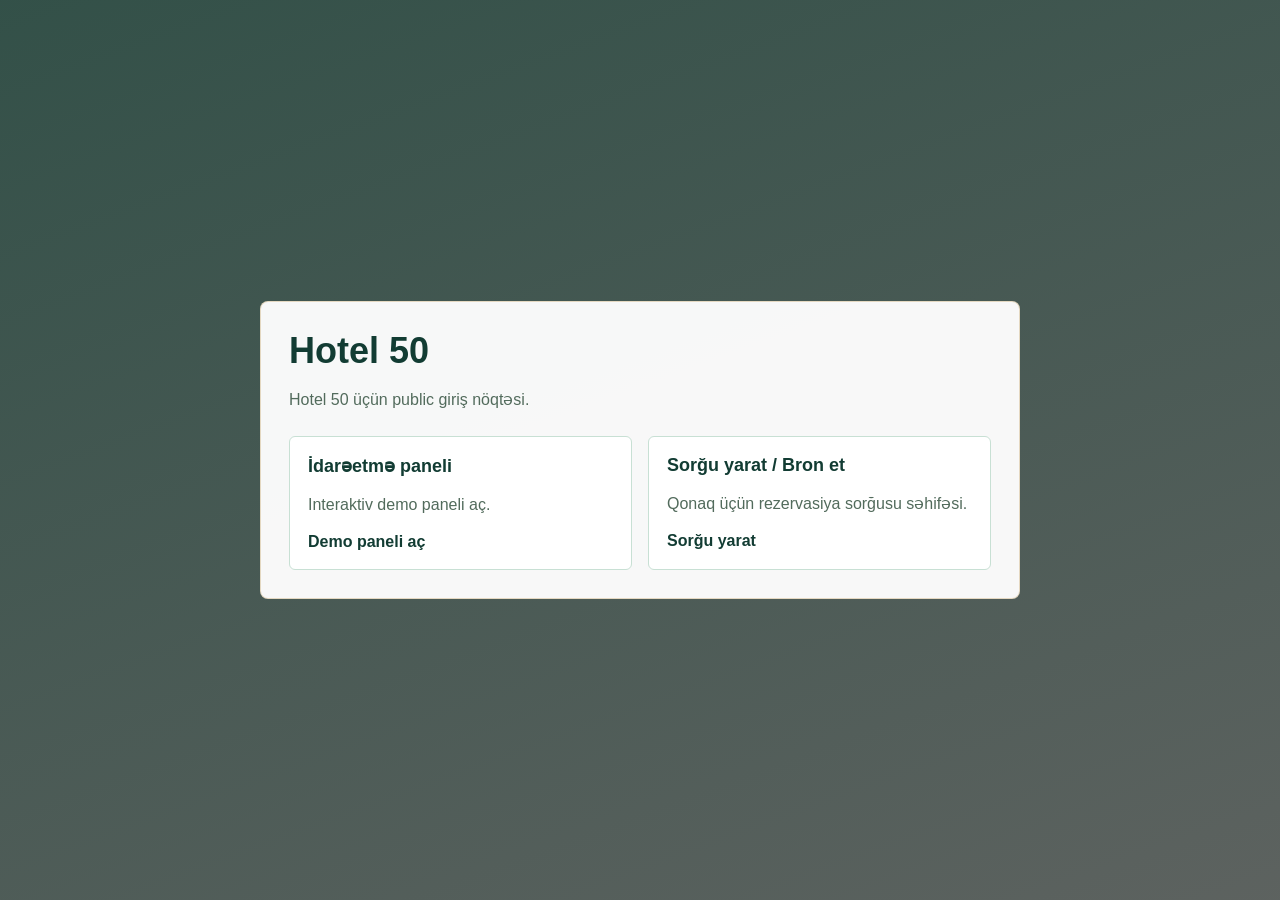
<file: pages/index.html>
<!doctype html>
<html lang="az">
  <head>
    <meta charset="utf-8">
    <meta name="viewport" content="width=device-width, initial-scale=1">
    <title>Hotel 50</title>
    <style>
      :root {
        --bg: #edf5f0;
        --panel: #ffffff;
        --line: #c8e0d4;
        --brand: #123c33;
        --accent: #be9856;
        --muted: #526b5c;
      }
      * { box-sizing: border-box; }
      body {
        min-height: 100vh;
        margin: 0;
        display: grid;
        place-items: center;
        padding: 24px;
        background:
          linear-gradient(160deg, rgba(6,42,32,.82), rgba(16,24,20,.68)),
          url("https://upload.wikimedia.org/wikipedia/commons/thumb/9/99/Shusha_general_view.jpg/1280px-Shusha_general_view.jpg");
        background-position: center;
        background-size: cover;
        color: #141f18;
        font-family: Arial, Helvetica, sans-serif;
      }
      main {
        width: min(760px, 100%);
        padding: 28px;
        border: 1px solid rgba(190,152,86,.34);
        border-radius: 8px;
        background: rgba(255,255,255,.96);
      }
      h1 { margin: 0 0 10px; font-size: 36px; color: var(--brand); }
      p { color: var(--muted); line-height: 1.5; }
      .grid {
        display: grid;
        grid-template-columns: repeat(2, minmax(0, 1fr));
        gap: 16px;
        margin-top: 24px;
      }
      .card {
        padding: 18px;
        border: 1px solid var(--line);
        border-radius: 6px;
        background: var(--panel);
      }
      .card strong {
        display: block;
        margin-bottom: 8px;
        color: var(--brand);
        font-size: 18px;
      }
      a {
        color: var(--brand);
        font-weight: 700;
        text-decoration: none;
      }
      .endpoint {
        display: inline-block;
        margin-top: 8px;
        padding: 8px 10px;
        border: 1px solid var(--line);
        border-radius: 6px;
        background: #f6fbf8;
        color: var(--brand);
        font-family: monospace;
        font-size: 13px;
      }
      @media (max-width: 700px) {
        .grid { grid-template-columns: 1fr; }
      }
    </style>
  </head>
  <body>
    <main>
      <h1>Hotel 50</h1>
      <p>Hotel 50 üçün public giriş nöqtəsi.</p>
      <div class="grid">
        <section class="card">
          <strong>İdarəetmə paneli</strong>
          <p>Interaktiv demo paneli aç.</p>
          <a href="/Hotel50/panel.html">Demo paneli aç</a>
        </section>
        <section class="card">
          <strong>Sorğu yarat / Bron et</strong>
          <p>Qonaq üçün rezervasiya sorğusu səhifəsi.</p>
          <a href="/Hotel50/request.html">Sorğu yarat</a>
        </section>
      </div>
    </main>
  </body>
</html>
</file>
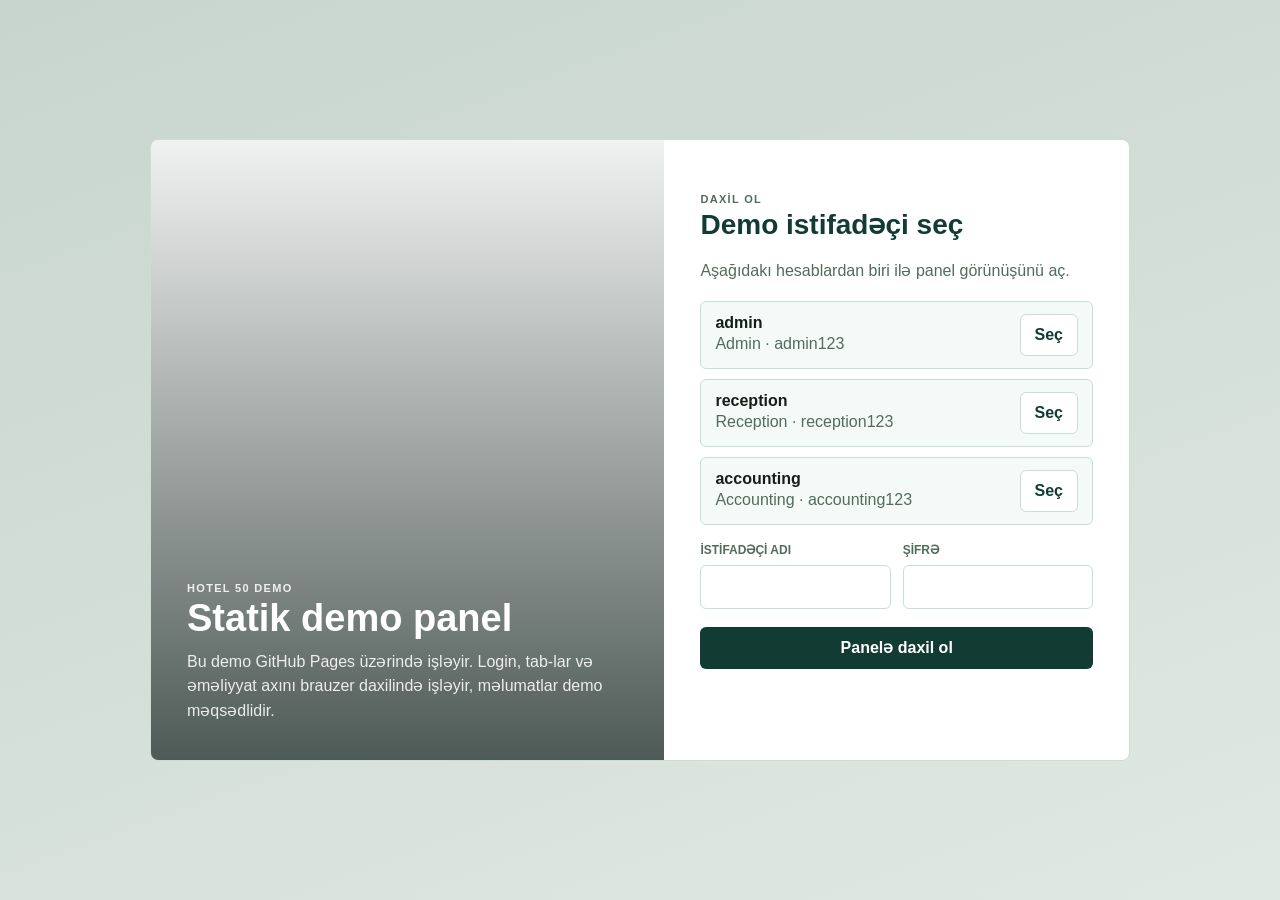
<file: pages/panel.html>
<!doctype html>
<html lang="az">
  <head>
    <meta charset="utf-8">
    <meta name="viewport" content="width=device-width, initial-scale=1">
    <title>Hotel 50 Panel Demo</title>
    <style>
      :root {
        --bg: #edf5f0;
        --panel: #ffffff;
        --panel-2: #f4faf7;
        --line: #c8e0d4;
        --brand: #123c33;
        --accent: #be9856;
        --muted: #526b5c;
        --ink: #141f18;
        --ok: #3e6b4c;
        --ok-bg: #e7f0e6;
        --warn: #9a6b2f;
        --warn-bg: #f6ebd6;
        --bad: #8f4343;
        --bad-bg: #f4dddd;
      }
      * { box-sizing: border-box; }
      body {
        margin: 0;
        min-height: 100vh;
        background:
          linear-gradient(160deg, rgba(6,42,32,.16), rgba(16,24,20,.06)),
          var(--bg);
        color: var(--ink);
        font-family: Arial, Helvetica, sans-serif;
      }
      .app-shell {
        max-width: 1320px;
        margin: 0 auto;
        padding: 24px;
      }
      .hidden { display: none !important; }
      .login-wrap {
        min-height: 100vh;
        display: grid;
        place-items: center;
        padding: 24px;
      }
      .login-card,
      .panel,
      .section,
      .stat,
      .hero {
        border: 1px solid var(--line);
        border-radius: 8px;
        background: var(--panel);
      }
      .login-card {
        width: min(980px, 100%);
        overflow: hidden;
        display: grid;
        grid-template-columns: 1.05fr .95fr;
      }
      .login-visual {
        min-height: 620px;
        padding: 36px;
        display: flex;
        flex-direction: column;
        justify-content: flex-end;
        background:
          linear-gradient(180deg, rgba(10,27,22,.06), rgba(10,27,22,.72)),
          url("https://upload.wikimedia.org/wikipedia/commons/thumb/9/99/Shusha_general_view.jpg/1280px-Shusha_general_view.jpg") center/cover;
        color: #fff;
      }
      .login-visual h1 {
        margin: 0 0 10px;
        font-size: 38px;
      }
      .login-visual p {
        max-width: 440px;
        margin: 0;
        line-height: 1.55;
        color: rgba(255,255,255,.88);
      }
      .login-form {
        padding: 36px;
        display: grid;
        gap: 18px;
        align-content: center;
      }
      .eyebrow {
        margin: 0;
        color: var(--accent);
        font-size: 11px;
        font-weight: 700;
        letter-spacing: .12em;
        text-transform: uppercase;
      }
      .login-form h2 {
        margin: 0;
        color: var(--brand);
        font-size: 28px;
      }
      .login-form p,
      .muted {
        margin: 0;
        color: var(--muted);
        line-height: 1.5;
      }
      .grid-2 {
        display: grid;
        grid-template-columns: repeat(2, minmax(0, 1fr));
        gap: 12px;
      }
      label {
        display: grid;
        gap: 8px;
        font-size: 12px;
        font-weight: 700;
        color: var(--muted);
        text-transform: uppercase;
      }
      input,
      select,
      textarea,
      button {
        font: inherit;
      }
      input,
      select,
      textarea {
        width: 100%;
        min-height: 44px;
        padding: 0 12px;
        border: 1px solid var(--line);
        border-radius: 6px;
        background: #fff;
        color: var(--ink);
      }
      textarea {
        min-height: 110px;
        padding: 12px;
        resize: vertical;
      }
      input:focus,
      select:focus,
      textarea:focus {
        outline: 0;
        border-color: var(--accent);
        box-shadow: 0 0 0 3px rgba(190,152,86,.12);
      }
      .demo-users {
        display: grid;
        gap: 10px;
      }
      .demo-user {
        display: flex;
        justify-content: space-between;
        gap: 12px;
        padding: 12px 14px;
        border: 1px solid var(--line);
        border-radius: 6px;
        background: var(--panel-2);
      }
      .demo-user button,
      .primary,
      .secondary,
      .tab-btn {
        min-height: 42px;
        padding: 0 14px;
        border-radius: 6px;
        border: 1px solid transparent;
        cursor: pointer;
      }
      .primary {
        background: var(--brand);
        color: #fff;
        font-weight: 700;
      }
      .secondary {
        background: var(--panel-2);
        color: var(--brand);
        border-color: var(--line);
        font-weight: 700;
      }
      .demo-user button,
      .tab-btn {
        background: #fff;
        color: var(--brand);
        border-color: var(--line);
        font-weight: 700;
      }
      .status-line {
        min-height: 22px;
        font-size: 14px;
        color: var(--bad);
        font-weight: 700;
      }
      .topbar {
        display: flex;
        align-items: flex-start;
        justify-content: space-between;
        gap: 16px;
        padding: 20px 22px;
      }
      .topbar h1 {
        margin: 0;
        color: var(--brand);
        font-size: 32px;
      }
      .topbar p {
        margin: 6px 0 0;
        color: var(--muted);
      }
      .top-actions {
        display: flex;
        align-items: center;
        gap: 10px;
        flex-wrap: wrap;
      }
      .pill {
        display: inline-flex;
        align-items: center;
        min-height: 38px;
        padding: 0 14px;
        border: 1px solid var(--line);
        border-radius: 999px;
        background: var(--panel-2);
        color: var(--muted);
        font-size: 13px;
      }
      .hero {
        margin-top: 20px;
        padding: 18px 20px;
        background:
          linear-gradient(135deg, rgba(18,60,51,.98), rgba(24,86,67,.92)),
          var(--brand);
        color: #fff;
      }
      .hero-grid {
        display: grid;
        grid-template-columns: 1.2fr .8fr;
        gap: 16px;
        align-items: end;
      }
      .hero h2 {
        margin: 0 0 8px;
        font-size: 28px;
      }
      .hero p {
        margin: 0;
        line-height: 1.55;
        color: rgba(255,255,255,.88);
      }
      .hero-actions {
        display: flex;
        justify-content: flex-end;
        gap: 10px;
        flex-wrap: wrap;
      }
      .hero .secondary {
        background: rgba(255,255,255,.12);
        color: #fff;
        border-color: rgba(255,255,255,.22);
      }
      .hero .primary {
        background: #fff;
        color: var(--brand);
      }
      .tabs {
        display: flex;
        flex-wrap: wrap;
        gap: 10px;
        margin-top: 20px;
      }
      .tab-btn.active {
        background: var(--brand);
        color: #fff;
        border-color: var(--brand);
      }
      .stats {
        display: grid;
        grid-template-columns: repeat(4, minmax(0, 1fr));
        gap: 16px;
        margin-top: 20px;
      }
      .stat {
        padding: 18px 20px;
      }
      .stat strong {
        display: block;
        margin-bottom: 8px;
        color: var(--brand);
        font-size: 28px;
      }
      .stat span {
        color: var(--muted);
        font-size: 12px;
        text-transform: uppercase;
      }
      .view-grid {
        display: grid;
        grid-template-columns: 1.28fr .92fr;
        gap: 20px;
        margin-top: 20px;
      }
      .section {
        overflow: hidden;
      }
      .section-head {
        display: flex;
        align-items: center;
        justify-content: space-between;
        gap: 12px;
        padding: 18px 20px;
        border-bottom: 1px solid var(--line);
      }
      .section-head h3 {
        margin: 0;
        color: var(--brand);
        font-size: 20px;
      }
      .section-head p {
        margin: 4px 0 0;
        color: var(--muted);
        font-size: 13px;
      }
      .section-body {
        padding: 18px 20px;
      }
      .side {
        display: grid;
        gap: 20px;
      }
      table {
        width: 100%;
        border-collapse: collapse;
      }
      th,
      td {
        padding: 14px 16px;
        border-bottom: 1px solid var(--line);
        text-align: left;
        font-size: 14px;
        vertical-align: top;
      }
      th {
        background: var(--panel-2);
        color: var(--muted);
        font-size: 11px;
        text-transform: uppercase;
      }
      tr:last-child td { border-bottom: 0; }
      .status {
        display: inline-block;
        padding: 5px 10px;
        border-radius: 999px;
        font-size: 11px;
        font-weight: 700;
      }
      .ok { color: var(--ok); background: var(--ok-bg); }
      .warn { color: var(--warn); background: var(--warn-bg); }
      .bad { color: var(--bad); background: var(--bad-bg); }
      .list {
        list-style: none;
        margin: 0;
        padding: 0;
      }
      .list li {
        display: flex;
        align-items: center;
        justify-content: space-between;
        gap: 12px;
        padding: 14px 16px;
        border-bottom: 1px solid var(--line);
      }
      .list li:last-child { border-bottom: 0; }
      .split {
        display: flex;
        align-items: center;
        justify-content: space-between;
        gap: 12px;
      }
      .kpis {
        display: grid;
        grid-template-columns: repeat(3, minmax(0, 1fr));
        gap: 14px;
      }
      .kpi {
        padding: 16px;
        border: 1px solid var(--line);
        border-radius: 6px;
        background: var(--panel-2);
      }
      .kpi strong {
        display: block;
        margin-bottom: 6px;
        font-size: 22px;
        color: var(--brand);
      }
      .timeline {
        display: grid;
        gap: 10px;
      }
      .timeline-item {
        padding: 14px 16px;
        border: 1px solid var(--line);
        border-radius: 6px;
        background: var(--panel-2);
      }
      .timeline-item strong {
        display: block;
        margin-bottom: 4px;
        color: var(--brand);
      }
      .note {
        margin-top: 20px;
        padding: 16px 18px;
        border: 1px solid var(--line);
        border-radius: 8px;
        background: var(--panel-2);
        color: var(--muted);
        line-height: 1.5;
      }
      @media (max-width: 1040px) {
        .login-card,
        .hero-grid,
        .view-grid { grid-template-columns: 1fr; }
        .stats { grid-template-columns: repeat(2, minmax(0, 1fr)); }
      }
      @media (max-width: 700px) {
        .app-shell,
        .login-wrap { padding: 16px; }
        .stats,
        .kpis,
        .grid-2 { grid-template-columns: 1fr; }
        .topbar {
          flex-direction: column;
          align-items: flex-start;
        }
      }
    </style>
  </head>
  <body>
    <section class="login-wrap" id="loginView">
      <div class="login-card">
        <div class="login-visual">
          <p class="eyebrow">Hotel 50 Demo</p>
          <h1>Statik demo panel</h1>
          <p>
            Bu demo GitHub Pages üzərində işləyir. Login, tab-lar və əməliyyat axını
            brauzer daxilində işləyir, məlumatlar demo məqsədlidir.
          </p>
        </div>
        <div class="login-form">
          <div>
            <p class="eyebrow">Daxil ol</p>
            <h2>Demo istifadəçi seç</h2>
          </div>
          <p class="muted">Aşağıdakı hesablardan biri ilə panel görünüşünü aç.</p>
          <div class="demo-users" id="demoUsers"></div>
          <div class="grid-2">
            <label>İstifadəçi adı<input id="username" autocomplete="off"></label>
            <label>Şifrə<input id="password" type="password"></label>
          </div>
          <button class="primary" id="loginBtn" type="button">Panelə daxil ol</button>
          <div class="status-line" id="loginStatus"></div>
        </div>
      </div>
    </section>

    <main class="app-shell hidden" id="appView">
      <section class="panel">
        <header class="topbar">
          <div>
            <h1>Hotel 50</h1>
            <p id="welcomeLine"></p>
          </div>
          <div class="top-actions">
            <span class="pill" id="rolePill"></span>
            <button class="secondary" id="switchUserBtn" type="button">İstifadəçini dəyiş</button>
          </div>
        </header>
      </section>

      <section class="hero">
        <div class="hero-grid">
          <div>
            <h2 id="heroTitle"></h2>
            <p id="heroText"></p>
          </div>
          <div class="hero-actions">
            <button class="secondary" type="button" id="quickRequestBtn">Sorğu yarat</button>
            <button class="primary" type="button" id="quickBookingBtn">Bron et</button>
          </div>
        </div>
      </section>

      <nav class="tabs" id="tabs"></nav>

      <section class="stats" id="stats"></section>

      <section class="view-grid">
        <section class="section">
          <div class="section-head">
            <div>
              <h3 id="mainTitle"></h3>
              <p id="mainSubtitle"></p>
            </div>
            <button class="secondary" type="button" id="mainAction"></button>
          </div>
          <div id="mainContent"></div>
        </section>

        <aside class="side" id="sideContent"></aside>
      </section>

      <div class="note">
        Bu demo səhifə yalnız GitHub Pages üçün hazırlanıb. Kliklər və keçidlər işləyir, amma data saxlanması və backend əməliyyatları burada yoxdur.
      </div>
    </main>

    <script>
      const users = [
        { username: "admin", password: "admin123", role: "Admin", name: "Admin istifadəçi" },
        { username: "reception", password: "reception123", role: "Reception", name: "Qəbul şöbəsi" },
        { username: "accounting", password: "accounting123", role: "Accounting", name: "Mühasibat" },
      ];

      const viewConfig = {
        Admin: {
          heroTitle: "Bütün panel səndədir",
          heroText: "Admin kimi bronlar, sorğular, maliyyə və əməliyyat görünüşləri bir yerdə açılır.",
          tabs: ["Dashboard", "Bronlar", "Sorğular", "Maliyyə"],
          stats: [
            ["36", "Aktiv qonaq"],
            ["14/50", "Boş yataq"],
            ["1,245 AZN", "Qalıq borc"],
            ["6", "Gözləyən sorğu"],
          ],
        },
        Reception: {
          heroTitle: "Qəbul axını aktivdir",
          heroText: "Reception görünüşündə qonaq yerləşdirmə, sorğular və otaq hərəkəti ön plandadır.",
          tabs: ["Dashboard", "Bronlar", "Sorğular", "Təmizlik"],
          stats: [
            ["7", "Bu gün giriş"],
            ["5", "Bu gün çıxış"],
            ["4", "Yeni sorğu"],
            ["3", "Hazır otaq"],
          ],
        },
        Accounting: {
          heroTitle: "Maliyyə görünüşü açıqdır",
          heroText: "Accounting görünüşündə borclar, ödəniş axını və xərclər diqqət mərkəzindədir.",
          tabs: ["Dashboard", "Maliyyə", "Borclar", "Qəbzlər"],
          stats: [
            ["4,860 AZN", "Ay gəliri"],
            ["1,920 AZN", "Ay xərci"],
            ["1,245 AZN", "Qalıq borc"],
            ["9", "Açıq qəbz"],
          ],
        }
      };

      const bookingRows = [
        ["Elvin Məmmədov", "203", "09 Jun 14:00 -> 14 Jun 12:00", "CheckedIn", "0.00 AZN"],
        ["Nigar Əliyeva", "105", "09 Jun 14:00 -> 11 Jun 12:00", "Reserved", "90.00 AZN"],
        ["Murad Quliyev", "301", "07 Jun 14:00 -> 10 Jun 12:00", "CheckedIn", "22.50 AZN"],
        ["Ləman Səfərova", "204", "10 Jun 14:00 -> 12 Jun 12:00", "Pending", "45.00 AZN"],
      ];

      const requestRows = [
        ["Aysel Həsənli", "12 Jun", "2 nəfər", "Yeni", "Reception"],
        ["Rauf Məmmədli", "13 Jun", "1 nəfər", "Təsdiq", "Admin"],
        ["Kamran Səlimov", "15 Jun", "3 nəfər", "Baxılır", "Reception"],
        ["Nərgiz Əkbərli", "17 Jun", "1 nəfər", "Yeni", "-"],
      ];

      const financeRows = [
        ["Otaq ödənişi", "1,680 AZN", "Daxil olub"],
        ["Gecikmə ödənişi", "82.50 AZN", "Gözlənilir"],
        ["Kommunal xərc", "540 AZN", "Ödənib"],
        ["Təmir xərci", "260 AZN", "Ödənib"],
      ];

      const debtRows = [
        ["Nigar Əliyeva", "105", "90.00 AZN", "1 gün"],
        ["Murad Quliyev", "301", "22.50 AZN", "Bu gün"],
        ["Ləman Səfərova", "204", "45.00 AZN", "2 gün"],
      ];

      const cleaningRows = [
        ["101", "Təmiz"],
        ["204", "Təmizlikdə"],
        ["305", "Çirkli"],
        ["402", "Hazır deyil"],
      ];

      const receiptRows = [
        ["QBZ-1041", "Elvin Məmmədov", "240 AZN", "Çap olunub"],
        ["QBZ-1042", "Nigar Əliyeva", "90 AZN", "Gözləyir"],
        ["QBZ-1043", "Murad Quliyev", "22.50 AZN", "Göndərilib"],
      ];

      const loginView = document.getElementById("loginView");
      const appView = document.getElementById("appView");
      const demoUsersEl = document.getElementById("demoUsers");
      const usernameEl = document.getElementById("username");
      const passwordEl = document.getElementById("password");
      const loginBtn = document.getElementById("loginBtn");
      const loginStatus = document.getElementById("loginStatus");
      const rolePill = document.getElementById("rolePill");
      const welcomeLine = document.getElementById("welcomeLine");
      const heroTitle = document.getElementById("heroTitle");
      const heroText = document.getElementById("heroText");
      const tabsEl = document.getElementById("tabs");
      const statsEl = document.getElementById("stats");
      const mainTitle = document.getElementById("mainTitle");
      const mainSubtitle = document.getElementById("mainSubtitle");
      const mainAction = document.getElementById("mainAction");
      const mainContent = document.getElementById("mainContent");
      const sideContent = document.getElementById("sideContent");
      const switchUserBtn = document.getElementById("switchUserBtn");
      const quickRequestBtn = document.getElementById("quickRequestBtn");
      const quickBookingBtn = document.getElementById("quickBookingBtn");

      let currentUser = null;
      let currentTab = "Dashboard";

      function badgeClass(value) {
        if (["CheckedIn", "Təsdiq", "Təmiz", "Çap olunub", "Ödənib", "Daxil olub", "Göndərilib"].includes(value)) return "ok";
        if (["Çirkli", "Hazır deyil", "Gözləyir"].includes(value)) return "bad";
        return "warn";
      }

      function tableMarkup(headers, rows, badgeColumns = []) {
        const head = headers.map((h) => `<th>${h}</th>`).join("");
        const body = rows.map((row) => `
          <tr>
            ${row.map((cell, index) => badgeColumns.includes(index)
              ? `<td><span class="status ${badgeClass(cell)}">${cell}</span></td>`
              : `<td>${cell}</td>`).join("")}
          </tr>
        `).join("");
        return `
          <table>
            <thead><tr>${head}</tr></thead>
            <tbody>${body}</tbody>
          </table>
        `;
      }

      function listSection(title, subtitle, items) {
        return `
          <section class="section">
            <div class="section-head">
              <div>
                <h3>${title}</h3>
                <p>${subtitle}</p>
              </div>
            </div>
            <ul class="list">
              ${items.map((item) => `
                <li>
                  <span>${item[0]}</span>
                  <span class="status ${badgeClass(item[1])}">${item[1]}</span>
                </li>
              `).join("")}
            </ul>
          </section>
        `;
      }

      function renderStats(role) {
        const config = viewConfig[role];
        statsEl.innerHTML = config.stats.map(([value, label]) => `
          <article class="stat">
            <strong>${value}</strong>
            <span>${label}</span>
          </article>
        `).join("");
      }

      function renderTabs(role) {
        const config = viewConfig[role];
        if (!config.tabs.includes(currentTab)) currentTab = config.tabs[0];
        tabsEl.innerHTML = config.tabs.map((tab) => `
          <button class="tab-btn ${tab === currentTab ? "active" : ""}" data-tab="${tab}" type="button">${tab}</button>
        `).join("");
        tabsEl.querySelectorAll("[data-tab]").forEach((button) => {
          button.addEventListener("click", () => {
            currentTab = button.dataset.tab;
            renderApp();
          });
        });
      }

      function renderDashboard(role) {
        mainTitle.textContent = "Ümumi görünüş";
        mainSubtitle.textContent = "Bugünkü doluluq, hərəkət və prioritetlər";
        mainAction.textContent = "Günə bax";
        mainContent.innerHTML = `
          <div class="section-body">
            <div class="kpis">
              <div class="kpi"><strong>72%</strong><span class="muted">Doluluq</span></div>
              <div class="kpi"><strong>4 otaq</strong><span class="muted">Təcili təmizlik</span></div>
              <div class="kpi"><strong>2 checkout</strong><span class="muted">12:00 gecikmə riski</span></div>
            </div>
            <div style="margin-top:18px;">
              ${tableMarkup(["Qonaq", "Otaq", "Tarix", "Status", "Borc"], bookingRows.slice(0, 3), [3])}
            </div>
          </div>
        `;
        sideContent.innerHTML = [
          listSection("Sorğular", "Son daxil olan istəklər", requestRows.map((row) => [`${row[0]} · ${row[1]}`, row[3]])),
          listSection("Təmizlik", "Əməliyyat statusu", cleaningRows),
        ].join("");
      }

      function renderBookings() {
        mainTitle.textContent = "Bronlar";
        mainSubtitle.textContent = "Aktiv və gözləyən bron siyahısı";
        mainAction.textContent = "Yeni bron";
        mainContent.innerHTML = `<div>${tableMarkup(["Qonaq", "Otaq", "Tarix", "Status", "Borc"], bookingRows, [3])}</div>`;
        sideContent.innerHTML = `
          <section class="section">
            <div class="section-head">
              <div>
                <h3>Qısa əməliyyat</h3>
                <p>Reception axını</p>
              </div>
            </div>
            <div class="section-body timeline">
              <div class="timeline-item"><strong>Check-in</strong> 14:00-dan sonra otaq təhvil verilə bilər.</div>
              <div class="timeline-item"><strong>Check-out</strong> 12:00-dan sonra gecikmə hesabı işə düşür.</div>
              <div class="timeline-item"><strong>Gecikmə</strong> Demo paneldə yalnız görünüş kimi göstərilir.</div>
            </div>
          </section>
        `;
      }

      function renderRequests() {
        mainTitle.textContent = "Sorğular";
        mainSubtitle.textContent = "Public rezervasiya istəkləri";
        mainAction.textContent = "Sorğu yarat";
        mainContent.innerHTML = `<div>${tableMarkup(["Ad", "Tarix", "Nəfər", "Status", "Qəbul edən"], requestRows, [3])}</div>`;
        sideContent.innerHTML = `
          <section class="section">
            <div class="section-head">
              <div>
                <h3>Axın</h3>
                <p>Sorğu necə bağlanır</p>
              </div>
            </div>
            <div class="section-body timeline">
              <div class="timeline-item"><strong>Yeni</strong> Sorğu daxil olur və reception görür.</div>
              <div class="timeline-item"><strong>Baxılır</strong> Otaq və tarix yoxlanılır.</div>
              <div class="timeline-item"><strong>Təsdiq</strong> Sorğu brona çevrilir.</div>
            </div>
          </section>
        `;
      }

      function renderFinance() {
        mainTitle.textContent = "Maliyyə";
        mainSubtitle.textContent = "Ödəniş və xərc görünüşü";
        mainAction.textContent = "Qəbz aç";
        mainContent.innerHTML = `<div>${tableMarkup(["Kateqoriya", "Məbləğ", "Status"], financeRows, [2])}</div>`;
        sideContent.innerHTML = [
          `<section class="section">
            <div class="section-head">
              <div>
                <h3>Borclular</h3>
                <p>Açıq qalan məbləğlər</p>
              </div>
            </div>
            ${tableMarkup(["Qonaq", "Otaq", "Borc", "Gecikmə"], debtRows)}
          </section>`,
        ].join("");
      }

      function renderDebts() {
        mainTitle.textContent = "Borclar";
        mainSubtitle.textContent = "Açıq məbləğlər və gecikmələr";
        mainAction.textContent = "Xatırlatma";
        mainContent.innerHTML = `<div>${tableMarkup(["Qonaq", "Otaq", "Borc", "Gecikmə"], debtRows)}</div>`;
        sideContent.innerHTML = `
          <section class="section">
            <div class="section-head">
              <div>
                <h3>Qayda</h3>
                <p>Gecikmə hesabı</p>
              </div>
            </div>
            <div class="section-body">
              <div class="timeline-item"><strong>Check-out</strong> Standart çıxış vaxtı 12:00-dır.</div>
              <div class="timeline-item" style="margin-top:10px;"><strong>Hesab</strong> Hər saat üçün gecikmə ayrıca hesablanır.</div>
            </div>
          </section>
        `;
      }

      function renderCleaning() {
        mainTitle.textContent = "Təmizlik";
        mainSubtitle.textContent = "Otaqların hazır olma vəziyyəti";
        mainAction.textContent = "Status yenilə";
        mainContent.innerHTML = `<div>${tableMarkup(["Otaq", "Status"], cleaningRows, [1])}</div>`;
        sideContent.innerHTML = `
          <section class="section">
            <div class="section-head">
              <div>
                <h3>Növbə</h3>
                <p>Bugünkü prioritet otaqlar</p>
              </div>
            </div>
            <ul class="list">
              <li><span>204 checkout sonrası</span><span class="status warn">Təcili</span></li>
              <li><span>305 uzun qalma</span><span class="status bad">Çirkli</span></li>
              <li><span>101 yeni giriş</span><span class="status ok">Hazır</span></li>
            </ul>
          </section>
        `;
      }

      function renderReceipts() {
        mainTitle.textContent = "Qəbzlər";
        mainSubtitle.textContent = "Çap və göndəriş izləmə";
        mainAction.textContent = "PDF bax";
        mainContent.innerHTML = `<div>${tableMarkup(["Nömrə", "Qonaq", "Məbləğ", "Status"], receiptRows, [3])}</div>`;
        sideContent.innerHTML = `
          <section class="section">
            <div class="section-head">
              <div>
                <h3>Çıxarış</h3>
                <p>Demo izahı</p>
              </div>
            </div>
            <div class="section-body timeline">
              <div class="timeline-item"><strong>Çap</strong> Bu demo görünüşdə PDF yaradılmır.</div>
              <div class="timeline-item"><strong>Status</strong> Qəbz axını UI səviyyəsində göstərilir.</div>
            </div>
          </section>
        `;
      }

      function renderCurrentTab(role) {
        if (currentTab === "Dashboard") return renderDashboard(role);
        if (currentTab === "Bronlar") return renderBookings();
        if (currentTab === "Sorğular") return renderRequests();
        if (currentTab === "Maliyyə") return renderFinance();
        if (currentTab === "Borclar") return renderDebts();
        if (currentTab === "Təmizlik") return renderCleaning();
        if (currentTab === "Qəbzlər") return renderReceipts();
        return renderDashboard(role);
      }

      function renderApp() {
        const role = currentUser.role;
        const config = viewConfig[role];
        rolePill.textContent = `${role} demo`;
        welcomeLine.textContent = `${currentUser.name} kimi daxil olmusan. Bu görünüş rol əsaslı demo paneldir.`;
        heroTitle.textContent = config.heroTitle;
        heroText.textContent = config.heroText;
        renderTabs(role);
        renderStats(role);
        renderCurrentTab(role);
      }

      function enterAs(user) {
        currentUser = user;
        currentTab = "Dashboard";
        loginStatus.textContent = "";
        loginView.classList.add("hidden");
        appView.classList.remove("hidden");
        renderApp();
      }

      function populateDemoUsers() {
        demoUsersEl.innerHTML = users.map((user) => `
          <div class="demo-user">
            <div>
              <strong>${user.username}</strong><br>
              <span class="muted">${user.role} · ${user.password}</span>
            </div>
            <button type="button" data-user="${user.username}">Seç</button>
          </div>
        `).join("");
        demoUsersEl.querySelectorAll("[data-user]").forEach((button) => {
          button.addEventListener("click", () => {
            const user = users.find((item) => item.username === button.dataset.user);
            usernameEl.value = user.username;
            passwordEl.value = user.password;
            enterAs(user);
          });
        });
      }

      loginBtn.addEventListener("click", () => {
        const user = users.find((item) => item.username === usernameEl.value.trim() && item.password === passwordEl.value);
        if (!user) {
          loginStatus.textContent = "Demo istifadəçi tapılmadı. Yuxarıdakı hesabları istifadə et.";
          return;
        }
        enterAs(user);
      });

      switchUserBtn.addEventListener("click", () => {
        appView.classList.add("hidden");
        loginView.classList.remove("hidden");
      });

      quickRequestBtn.addEventListener("click", () => {
        currentTab = "Sorğular";
        renderApp();
      });

      quickBookingBtn.addEventListener("click", () => {
        currentTab = "Bronlar";
        renderApp();
      });

      populateDemoUsers();
    </script>
  </body>
</html>
</file>
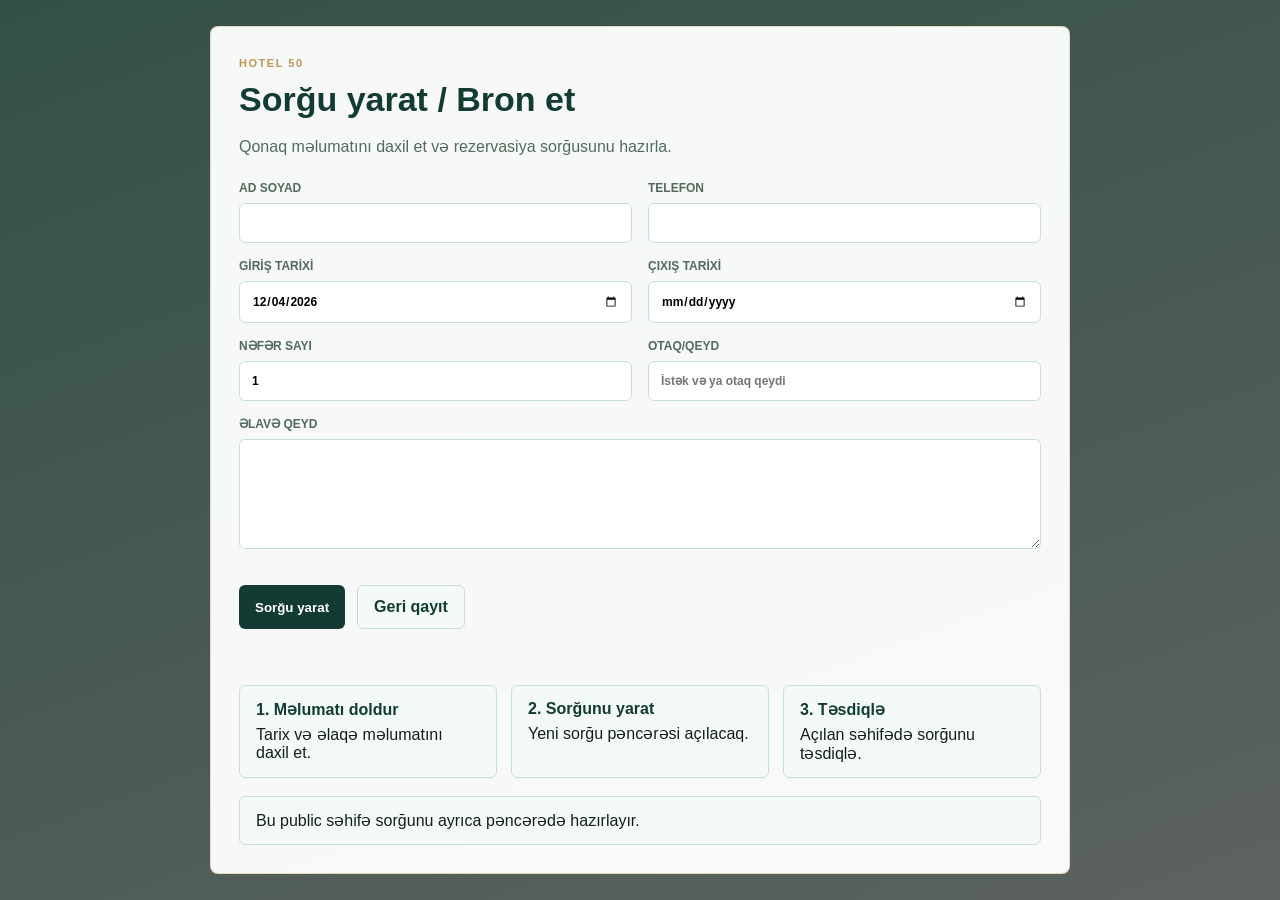
<file: pages/request.html>
<!doctype html>
<html lang="az">
  <head>
    <meta charset="utf-8">
    <meta name="viewport" content="width=device-width, initial-scale=1">
    <title>Hotel 50 Rezervasiya Sorğusu</title>
    <style>
      :root {
        --bg: #edf5f0;
        --panel: #ffffff;
        --panel-2: #f4faf7;
        --line: #c8e0d4;
        --brand: #123c33;
        --accent: #be9856;
        --muted: #526b5c;
      }
      * { box-sizing: border-box; }
      body {
        min-height: 100vh;
        margin: 0;
        display: grid;
        place-items: center;
        padding: 24px;
        background:
          linear-gradient(160deg, rgba(6,42,32,.82), rgba(16,24,20,.68)),
          url("https://upload.wikimedia.org/wikipedia/commons/thumb/9/99/Shusha_general_view.jpg/1280px-Shusha_general_view.jpg");
        background-position: center;
        background-size: cover;
        font-family: Arial, Helvetica, sans-serif;
        color: #141f18;
      }
      main {
        width: min(860px, 100%);
        padding: 28px;
        border: 1px solid rgba(190,152,86,.34);
        border-radius: 8px;
        background: rgba(255,255,255,.96);
      }
      h1 { margin: 0 0 10px; color: var(--brand); font-size: 34px; }
      p { color: var(--muted); line-height: 1.55; }
      .eyebrow {
        margin: 0 0 8px;
        color: var(--accent);
        font-size: 11px;
        font-weight: 700;
        text-transform: uppercase;
        letter-spacing: .14em;
      }
      form {
        display: grid;
        grid-template-columns: repeat(2, minmax(0, 1fr));
        gap: 16px;
        margin-top: 22px;
      }
      label {
        display: grid;
        gap: 8px;
        font-size: 12px;
        font-weight: 700;
        text-transform: uppercase;
        color: var(--muted);
      }
      .wide { grid-column: 1 / -1; }
      input, textarea {
        width: 100%;
        padding: 12px;
        border: 1px solid var(--line);
        border-radius: 6px;
        font: inherit;
      }
      input:focus, textarea:focus {
        outline: 0;
        border-color: var(--accent);
        box-shadow: 0 0 0 3px rgba(190,152,86,.14);
      }
      textarea { min-height: 110px; resize: vertical; }
      button, a.button {
        display: inline-flex;
        align-items: center;
        justify-content: center;
        min-height: 44px;
        padding: 0 16px;
        border: 0;
        border-radius: 6px;
        background: var(--brand);
        color: #fff;
        font-weight: 700;
        text-decoration: none;
        cursor: pointer;
      }
      a.button.alt {
        border: 1px solid var(--line);
        background: var(--panel-2);
        color: var(--brand);
      }
      .actions {
        display: flex;
        gap: 12px;
        flex-wrap: wrap;
        margin-top: 20px;
      }
      .note {
        margin-top: 18px;
        padding: 14px 16px;
        border: 1px solid var(--line);
        border-radius: 6px;
        background: var(--panel-2);
      }
      .steps {
        display: grid;
        grid-template-columns: repeat(3, minmax(0, 1fr));
        gap: 14px;
        margin-top: 20px;
      }
      .step {
        padding: 14px 16px;
        border: 1px solid var(--line);
        border-radius: 6px;
        background: var(--panel-2);
      }
      .step strong {
        display: block;
        margin-bottom: 6px;
        color: var(--brand);
      }
      .status {
        min-height: 22px;
        margin-top: 14px;
        color: var(--brand);
        font-weight: 700;
      }
      @media (max-width: 700px) {
        form { grid-template-columns: 1fr; }
        .steps { grid-template-columns: 1fr; }
      }
    </style>
  </head>
  <body>
    <main>
      <p class="eyebrow">Hotel 50</p>
      <h1>Sorğu yarat / Bron et</h1>
      <p>Qonaq məlumatını daxil et və rezervasiya sorğusunu hazırla.</p>

      <form id="requestForm">
        <label>Ad soyad<input name="full_name" required></label>
        <label>Telefon<input name="phone"></label>
        <label>Giriş tarixi<input name="check_in" type="date"></label>
        <label>Çıxış tarixi<input name="check_out" type="date"></label>
        <label>Nəfər sayı<input name="people_count" type="number" min="1" value="1"></label>
        <label>Otaq/Qeyd<input name="room_note" placeholder="İstək və ya otaq qeydi"></label>
        <label class="wide">Əlavə qeyd<textarea name="note"></textarea></label>
        <div class="wide actions">
          <button type="submit">Sorğu yarat</button>
          <a class="button alt" href="/Hotel50/">Geri qayıt</a>
        </div>
      </form>

      <div class="status" id="formStatus"></div>

      <section class="steps">
        <article class="step">
          <strong>1. Məlumatı doldur</strong>
          Tarix və əlaqə məlumatını daxil et.
        </article>
        <article class="step">
          <strong>2. Sorğunu yarat</strong>
          Yeni sorğu pəncərəsi açılacaq.
        </article>
        <article class="step">
          <strong>3. Təsdiqlə</strong>
          Açılan səhifədə sorğunu təsdiqlə.
        </article>
      </section>

      <div class="note">
        Bu public səhifə sorğunu ayrıca pəncərədə hazırlayır.
      </div>
    </main>

    <script>
      const form = document.getElementById("requestForm");
      const status = document.getElementById("formStatus");
      const checkInEl = form.querySelector('[name="check_in"]');
      const checkOutEl = form.querySelector('[name="check_out"]');
      const today = new Date().toISOString().slice(0, 10);
      checkInEl.value = today;
      form.addEventListener("submit", (event) => {
        event.preventDefault();
        const data = Object.fromEntries(new FormData(form).entries());
        if (data.check_in && data.check_out && data.check_out <= data.check_in) {
          status.textContent = "Çıxış tarixi giriş tarixindən sonra olmalıdır.";
          return;
        }
        const title = `Booking request: ${data.full_name || "Guest"}`;
        const body = [
          "New booking request",
          "",
          `Full name: ${data.full_name || ""}`,
          `Phone: ${data.phone || ""}`,
          `Check-in: ${data.check_in || ""}`,
          `Check-out: ${data.check_out || ""}`,
          `People count: ${data.people_count || ""}`,
          `Room note: ${data.room_note || ""}`,
          "",
          "Note:",
          data.note || "",
        ].join("\n");
        const url = "https://github.com/faridasadov/Hotel50/issues/new"
          + `?title=${encodeURIComponent(title)}`
          + `&labels=${encodeURIComponent("booking-request")}`
          + `&body=${encodeURIComponent(body)}`;
        status.textContent = "Sorğu pəncərəsi yeni tab-da açılır.";
        window.open(url, "_blank", "noopener");
      });
    </script>
  </body>
</html>
</file>
